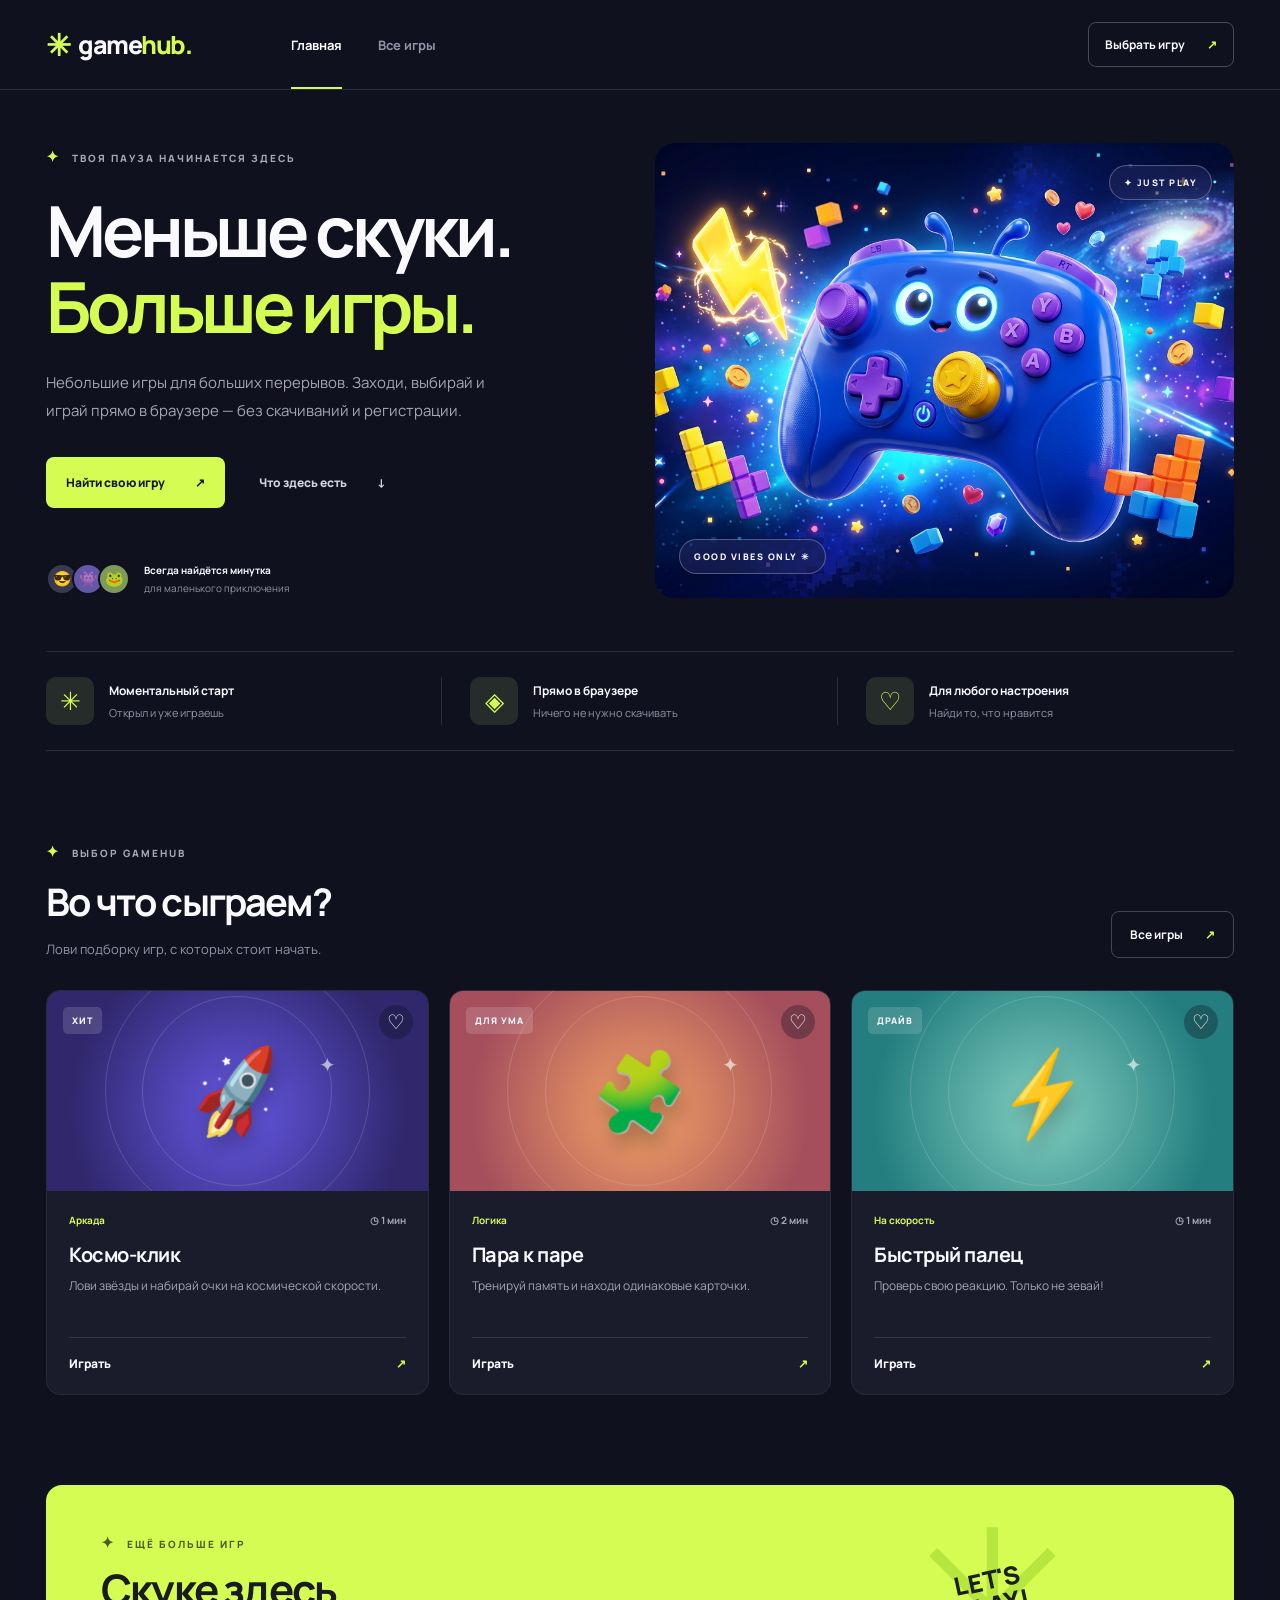
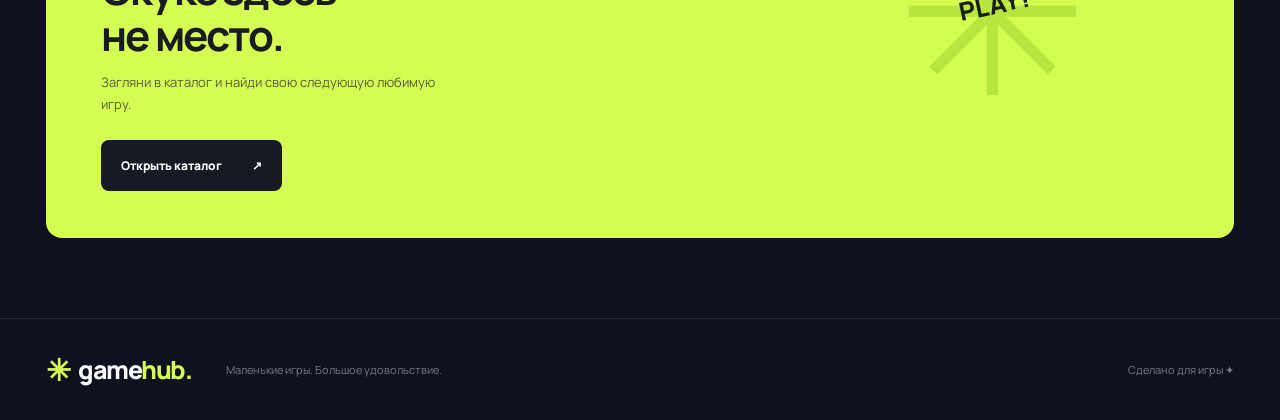
<file: index.html>
<!doctype html><html lang="ru"><head><meta charset="UTF-8"><meta name="viewport" content="width=device-width,initial-scale=1"><meta name="theme-color" content="#10111e"><title>Gamehub — игры для хорошего настроения</title><link rel="stylesheet" href="style.css"></head><body>
<header class="header"><a class="logo" href="index.html"><span class="logo-icon">✳</span> game<span>hub</span><i>.</i></a><nav><a class="active" href="index.html">Главная</a><a href="catalog.html">Все игры</a></nav><a class="header-cta" href="catalog.html">Выбрать игру <span>↗</span></a></header>
<main><section class="hero"><div class="hero-copy"><div class="eyebrow"><span>✦</span> ТВОЯ ПАУЗА НАЧИНАЕТСЯ ЗДЕСЬ</div><h1>Меньше скуки.<br><em>Больше игры.</em></h1><p>Небольшие игры для больших перерывов. Заходи, выбирай и играй прямо в браузере — без скачиваний и регистрации.</p><div class="hero-actions"><a class="button primary" href="catalog.html">Найти свою игру <span>↗</span></a><a class="button text-button" href="#popular">Что здесь есть <span>↓</span></a></div><div class="hero-note"><div class="avatar-stack"><span>😎</span><span>👾</span><span>🐸</span></div><div><strong>Всегда найдётся минутка</strong><small>для маленького приключения</small></div></div></div><div class="hero-art"><img src="assets/hero.png" alt="Игровой контроллер среди звёзд"><span class="art-label label-top">✦ JUST PLAY</span><span class="art-label label-bottom">GOOD VIBES ONLY ✳</span></div></section>
<section class="benefits"><div><span>✳</span><p><strong>Моментальный старт</strong><small>Открыл и уже играешь</small></p></div><div><span>◈</span><p><strong>Прямо в браузере</strong><small>Ничего не нужно скачивать</small></p></div><div><span>♡</span><p><strong>Для любого настроения</strong><small>Найди то, что нравится</small></p></div></section>
<section class="section" id="popular"><div class="section-head"><div><div class="eyebrow"><span>✦</span> ВЫБОР GAMEHUB</div><h2>Во что сыграем?</h2><p>Лови подборку игр, с которых стоит начать.</p></div><a class="outline-link" href="catalog.html">Все игры <span>↗</span></a></div><div class="game-grid" id="featured"></div></section>
<section class="bottom-banner"><div><div class="eyebrow"><span>✦</span> ЕЩЁ БОЛЬШЕ ИГР</div><h2>Скуке здесь<br>не место<span>.</span></h2><p>Загляни в каталог и найди свою следующую любимую игру.</p><a class="button dark-button" href="catalog.html">Открыть каталог <span>↗</span></a></div><div class="banner-art">✳<span>LET'S<br>PLAY!</span></div></section></main><footer><a class="logo" href="index.html"><span class="logo-icon">✳</span> game<span>hub</span><i>.</i></a><p>Маленькие игры. Большое удовольствие.</p><span>Сделано для игры ✦</span></footer><script src="app.js"></script></body></html>
</file>
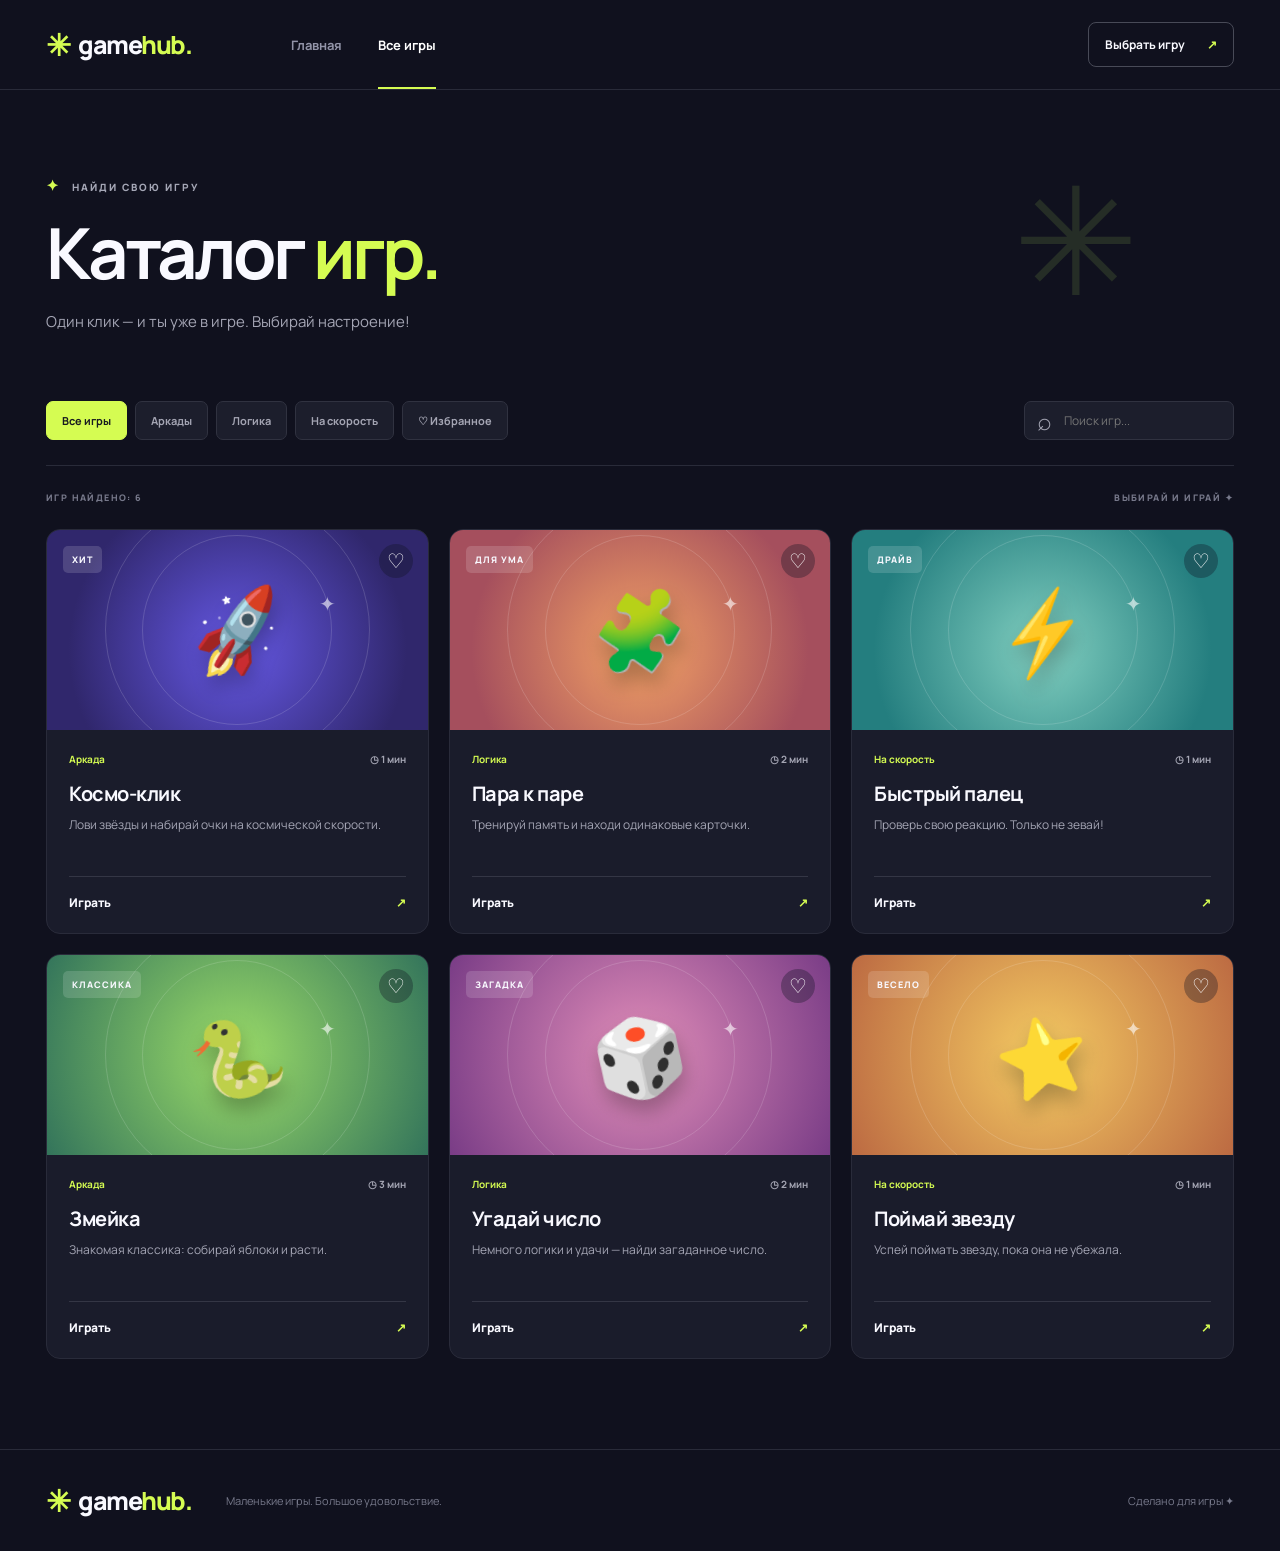
<file: catalog.html>
<!doctype html><html lang="ru"><head><meta charset="UTF-8"><meta name="viewport" content="width=device-width,initial-scale=1"><meta name="theme-color" content="#10111e"><title>Каталог игр — Gamehub</title><link rel="stylesheet" href="style.css"></head><body><header class="header"><a class="logo" href="index.html"><span class="logo-icon">✳</span> game<span>hub</span><i>.</i></a><nav><a href="index.html">Главная</a><a class="active" href="catalog.html">Все игры</a></nav><a class="header-cta" href="catalog.html">Выбрать игру <span>↗</span></a></header><main><section class="catalog-intro"><div class="eyebrow"><span>✦</span> НАЙДИ СВОЮ ИГРУ</div><h1>Каталог <em>игр.</em></h1><p>Один клик — и ты уже в игре. Выбирай настроение!</p><div class="catalog-spark">✳</div></section><section class="section catalog-section"><div class="catalog-tools"><div class="filters" aria-label="Категории игр"><button class="filter active" data-filter="Все">Все игры</button><button class="filter" data-filter="Аркада">Аркады</button><button class="filter" data-filter="Логика">Логика</button><button class="filter" data-filter="На скорость">На скорость</button><button class="filter" data-filter="Избранное">♡ Избранное</button></div><label class="search"><span>⌕</span><input id="search" type="search" placeholder="Поиск игр..." aria-label="Поиск игр"></label></div><div class="results-line"><span id="result-count"></span><span>ВЫБИРАЙ И ИГРАЙ ✦</span></div><div class="game-grid" id="catalog"></div><div class="empty" id="empty" hidden>Ничего не нашлось. Попробуй другой запрос или категорию ✨</div></section></main><footer><a class="logo" href="index.html"><span class="logo-icon">✳</span> game<span>hub</span><i>.</i></a><p>Маленькие игры. Большое удовольствие.</p><span>Сделано для игры ✦</span></footer><dialog id="game-dialog"><button class="close" aria-label="Закрыть">×</button><div id="game-content"></div></dialog><script src="app.js"></script></body></html>
</file>
<file: style.css>
@import url('https://fonts.googleapis.com/css2?family=DM+Sans:wght@400;500;600;700&family=Manrope:wght@400;500;600;700;800&display=swap');
:root{color-scheme:dark;--bg:#10111e;--muted:#9294a8;--lime:#d5fc52;--line:#292b39}*{box-sizing:border-box}html{scroll-behavior:smooth}body{margin:0;background:var(--bg);color:#f9f9ff;font-family:Manrope,Arial,sans-serif}a{color:inherit;text-decoration:none}button,input{font:inherit}button{cursor:pointer}.header,main,footer{max-width:1320px;margin:auto}.header{height:90px;display:flex;align-items:center;padding:0 46px;border-bottom:1px solid var(--line);gap:100px}.logo{font-size:25px;font-weight:800;letter-spacing:-1.5px;white-space:nowrap}.logo span:not(.logo-icon){color:var(--lime)}.logo i{color:var(--lime);font-style:normal}.logo-icon{color:var(--lime);font-size:30px;vertical-align:-2px;margin-right:5px}.header nav{display:flex;gap:36px;align-self:stretch}.header nav a{display:flex;align-items:center;color:#9294a8;font-size:13px;font-weight:700;position:relative}.header nav a.active{color:white}.header nav a.active:after{content:'';height:2px;position:absolute;bottom:0;left:0;right:0;background:var(--lime)}.header-cta{margin-left:auto;border:1px solid #484a57;border-radius:8px;padding:13px 16px;font-size:12px;font-weight:700}.header-cta span,.outline-link span{margin-left:20px;color:var(--lime)}main{padding:0 46px}.hero{display:grid;grid-template-columns:1fr 1fr;min-height:550px;align-items:center;gap:30px}.hero-copy{padding:56px 0}.eyebrow{color:#a5a7b6;font-size:10px;letter-spacing:2px;font-weight:800}.eyebrow span{color:var(--lime);font-size:15px;margin-right:7px}h1,h2,h3,p{margin:0}h1{font-size:clamp(48px,5.5vw,76px);line-height:1.08;letter-spacing:-4px;margin:25px 0}h1 em{color:var(--lime);font-style:normal}.hero-copy>p,.catalog-intro>p{color:#a5a6b5;max-width:450px;font-size:15px;line-height:1.85}.hero-actions{display:flex;align-items:center;gap:14px;margin-top:32px}.button{display:inline-flex;align-items:center;justify-content:center;gap:30px;border:0;border-radius:8px;padding:17px 20px;font-size:12px;font-weight:800}.primary{background:var(--lime);color:#151821}.text-button{color:#d4d4df}.hero-note{display:flex;align-items:center;gap:14px;margin-top:55px}.avatar-stack{display:flex;padding-left:6px}.avatar-stack span{display:grid;place-items:center;width:32px;height:32px;border-radius:50%;background:#383a50;border:2px solid #10111e;margin-left:-6px;font-size:15px}.avatar-stack span:nth-child(2){background:#6357a7}.avatar-stack span:nth-child(3){background:#7d9a5b}.hero-note strong,.hero-note small{display:block;font-size:10px}.hero-note small{color:var(--muted);margin-top:4px}.hero-art{height:455px;position:relative;overflow:hidden;border-radius:20px;background:#161d45}.hero-art img{width:100%;height:100%;object-fit:cover}.art-label{position:absolute;font-size:9px;letter-spacing:1.5px;font-weight:800;border:1px solid #ffffff45;border-radius:50px;padding:10px 14px;background:#1e265c99}.label-top{top:22px;right:22px}.label-bottom{bottom:24px;left:24px}.benefits{border-block:1px solid var(--line);display:grid;grid-template-columns:repeat(3,1fr);padding:25px 0}.benefits>div{display:flex;align-items:center;gap:15px;padding-left:28px;border-right:1px solid var(--line)}.benefits>div:first-child{padding-left:0}.benefits>div:last-child{border:0}.benefits>div>span{font-size:25px;color:var(--lime);background:#252c29;border-radius:10px;width:48px;height:48px;display:grid;place-items:center}.benefits strong,.benefits small{display:block;font-size:12px}.benefits small{color:var(--muted);font-size:11px;margin-top:6px}.section{padding:90px 0}.section-head{display:flex;align-items:end;justify-content:space-between;margin-bottom:32px}h2{font-size:38px;letter-spacing:-1.8px;margin:13px 0}.section-head p,.bottom-banner p{font-size:13px;color:var(--muted)}.outline-link{border:1px solid #444654;border-radius:8px;padding:14px 18px;font-size:12px;font-weight:700}.game-grid{display:grid;grid-template-columns:repeat(3,1fr);gap:20px}.game-card{background:#1a1c2b;border:1px solid #292b3a;border-radius:14px;overflow:hidden;transition:transform .2s,border-color .2s}.game-card:hover{transform:translateY(-4px);border-color:#646957}.card-art{height:200px;position:relative;overflow:hidden;display:grid;place-items:center}.cosmos{background:radial-gradient(circle at 50% 60%,#6558e5,#30276c 75%)}.memory{background:radial-gradient(circle at 50% 60%,#f3a265,#a54f5d 75%)}.reaction{background:radial-gradient(circle at 50% 60%,#81cfc0,#247e7f 75%)}.snake{background:radial-gradient(circle,#9bdc68,#33745b)}.number{background:radial-gradient(circle,#e28eb9,#793c86)}.tap{background:radial-gradient(circle,#f4ca62,#bc6a42)}.card-tag{position:absolute;top:16px;left:16px;font-size:9px;letter-spacing:1px;font-weight:800;background:#ffffff25;padding:7px 9px;border-radius:5px}.favorite{position:absolute;z-index:2;right:15px;top:14px;border:0;background:#11122255;color:white;border-radius:50%;width:34px;height:34px;font-size:20px}.favorite.saved{color:var(--lime)}.game-icon{font-size:76px;filter:drop-shadow(0 12px 10px #0004);transform:rotate(-12deg);z-index:1}.orbit{position:absolute;border:1px solid #ffffff26;border-radius:50%;width:190px;height:190px}.orbit-two{width:265px;height:265px}.card-spark{position:absolute;right:24%;top:30%;color:#fff9;font-size:20px}.card-body{padding:22px}.card-meta{display:flex;justify-content:space-between;font-size:10px;color:#a5a6b4;font-weight:700}.card-meta span:first-child{color:var(--lime)}.card-body h3{font-size:20px;letter-spacing:-.5px;margin:14px 0 8px}.card-body p{font-size:12px;color:#a4a5b4;line-height:1.7;min-height:41px}.play-link{display:flex;justify-content:space-between;border-top:1px solid #343645;margin-top:20px;padding-top:17px;font-size:12px;font-weight:800}.play-link span{color:var(--lime)}.bottom-banner{background:var(--lime);color:#181b20;border-radius:16px;padding:47px 55px;display:flex;justify-content:space-between;overflow:hidden;margin-bottom:80px}.bottom-banner .eyebrow,.bottom-banner .eyebrow span{color:#4a6023}.bottom-banner h2{font-size:42px;line-height:1.1}.bottom-banner p{color:#526039;max-width:340px;line-height:1.7}.dark-button{background:#171a22;color:white;margin-top:25px}.banner-art{font-size:230px;line-height:1;color:#b7e63e;position:relative;margin:-40px 90px -80px 0}.banner-art span{position:absolute;top:75px;left:60px;transform:rotate(-12deg);font-size:25px;line-height:1;font-weight:800;color:#182017}footer{border-top:1px solid var(--line);padding:30px 46px;display:flex;align-items:center;gap:35px}footer p,footer>span{color:#77798b;font-size:11px}footer>span{margin-left:auto}.catalog-intro{padding:85px 0 65px;position:relative}.catalog-intro h1{margin:18px 0}.catalog-spark{position:absolute;right:8%;top:45px;color:#252d26;font-size:150px}.catalog-section{padding:0 0 90px}.catalog-tools{display:flex;justify-content:space-between;gap:20px;border-bottom:1px solid var(--line);padding-bottom:25px}.filters{display:flex;gap:8px;flex-wrap:wrap}.filter{background:#1c1e2c;color:#a4a5b3;border:1px solid #303240;border-radius:7px;padding:11px 15px;font-size:11px;font-weight:700}.filter.active{background:var(--lime);border-color:var(--lime);color:#181b20}.search{display:flex;align-items:center;gap:10px;background:#1c1e2c;border:1px solid #303240;border-radius:7px;padding:0 12px;min-width:210px}.search span{font-size:25px;color:#a4a5b3}.search input{width:100%;background:none;border:0;outline:0;color:white;font-size:12px}.results-line{display:flex;justify-content:space-between;color:#77798b;font-size:9px;letter-spacing:1.4px;font-weight:800;margin:25px 0}.empty{text-align:center;color:#aaa;padding:70px 0}dialog{width:min(500px,calc(100% - 30px));border:1px solid #454758;border-radius:18px;background:#1a1c2b;color:white;padding:35px;text-align:center}dialog::backdrop{background:#080914d9}.close{position:absolute;right:18px;top:12px;background:none;border:0;color:#aaa;font-size:30px}.modal-icon{font-size:55px;margin-bottom:12px}dialog h2{font-size:30px}dialog p{color:#a5a6b5;font-size:13px;line-height:1.7;margin:12px 0}.guess-form{display:flex;justify-content:center;gap:10px;margin-top:20px}.guess-form input{width:100px;border:1px solid #555;background:#10111e;border-radius:8px;padding:10px;color:white}.memory-grid{display:grid;grid-template-columns:repeat(4,55px);gap:8px;justify-content:center;margin:20px}.memory-grid button{height:55px;background:#393b59;border:0;border-radius:8px;font-size:25px}.click-field{height:150px;position:relative;background:#10111e;border-radius:10px;margin-top:20px}.click-target{position:absolute;left:40%;top:25%;font-size:50px;background:none;border:0}.game-action{margin-top:15px}.snake-board{display:grid;grid-template-columns:repeat(10,1fr);width:250px;height:250px;margin:15px auto;background:#10111e}.snake-board span{font-size:17px;border:1px solid #ffffff08}.snake-controls{display:flex;justify-content:center;gap:8px}.snake-controls button{background:#393b59;color:white;border:0;border-radius:6px;padding:8px 14px}@media(max-width:800px){.header{padding:0 20px;gap:25px;height:75px}.header nav{gap:18px}.header-cta{display:none}main{padding:0 20px}.hero{grid-template-columns:1fr;gap:0}.hero-copy{padding:55px 0 30px}.hero-art{height:340px;margin-bottom:30px}.hero-note{margin-top:35px}.benefits{gap:15px}.benefits>div{padding-left:0;border:0}.benefits>div>span{display:none}.game-grid{grid-template-columns:repeat(2,1fr)}.catalog-tools{flex-direction:column}.search{height:44px}.section{padding:65px 0}.catalog-section{padding-top:0}.banner-art{margin-right:0;font-size:170px}.banner-art span{top:55px;left:45px;font-size:20px}footer{padding:25px 20px;flex-wrap:wrap}}@media(max-width:520px){.header{gap:20px}.logo{font-size:21px}.header nav{margin-left:auto;gap:15px}.header nav a{font-size:11px}h1{font-size:47px;letter-spacing:-2.5px}.hero-art{height:280px}.benefits{grid-template-columns:1fr;gap:20px}.benefits>div>span{display:grid}.section-head{align-items:start;gap:15px}.section-head h2{font-size:30px}.outline-link{white-space:nowrap}.game-grid{grid-template-columns:1fr}.card-art{height:190px}.bottom-banner{padding:35px 25px}.bottom-banner h2{font-size:35px}.banner-art{display:none}.catalog-spark{font-size:90px;right:0}.catalog-intro{padding:65px 0 45px}footer p{width:100%;order:3}footer>span{font-size:10px}}
</file>
